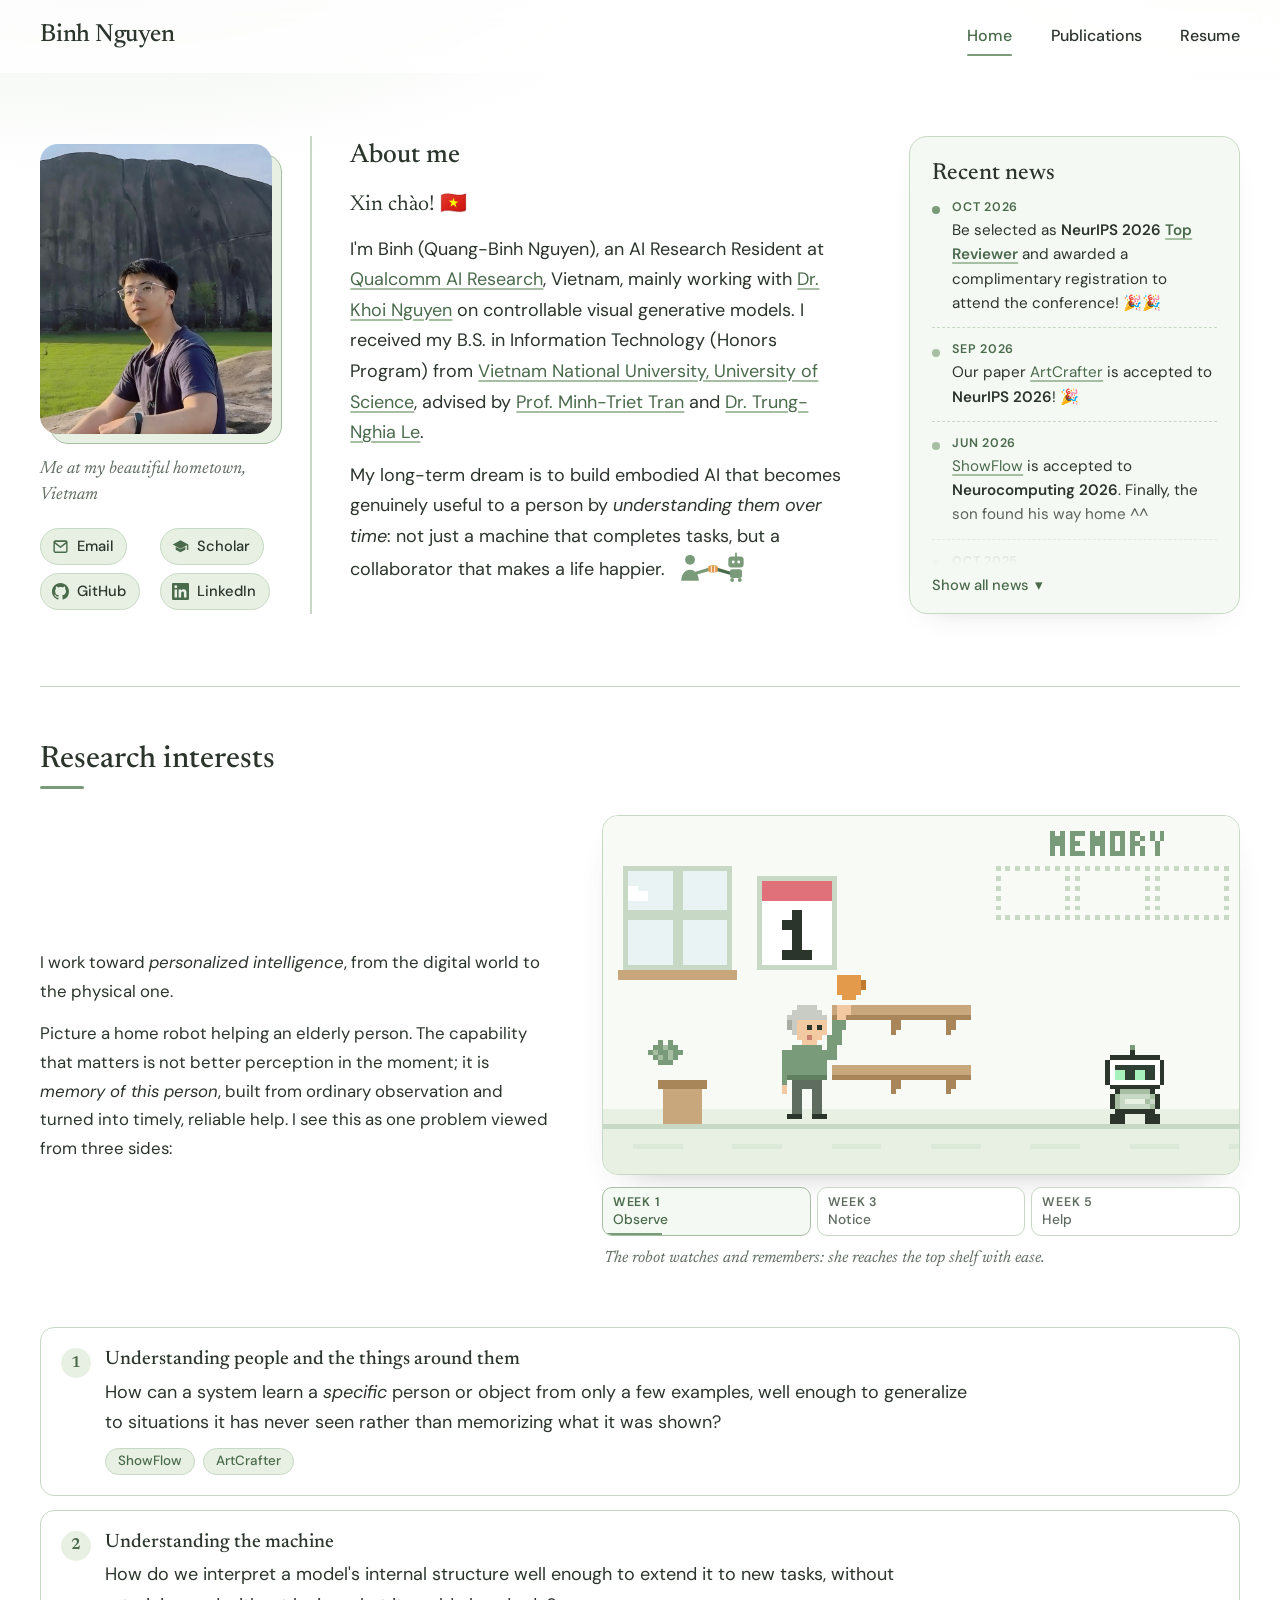
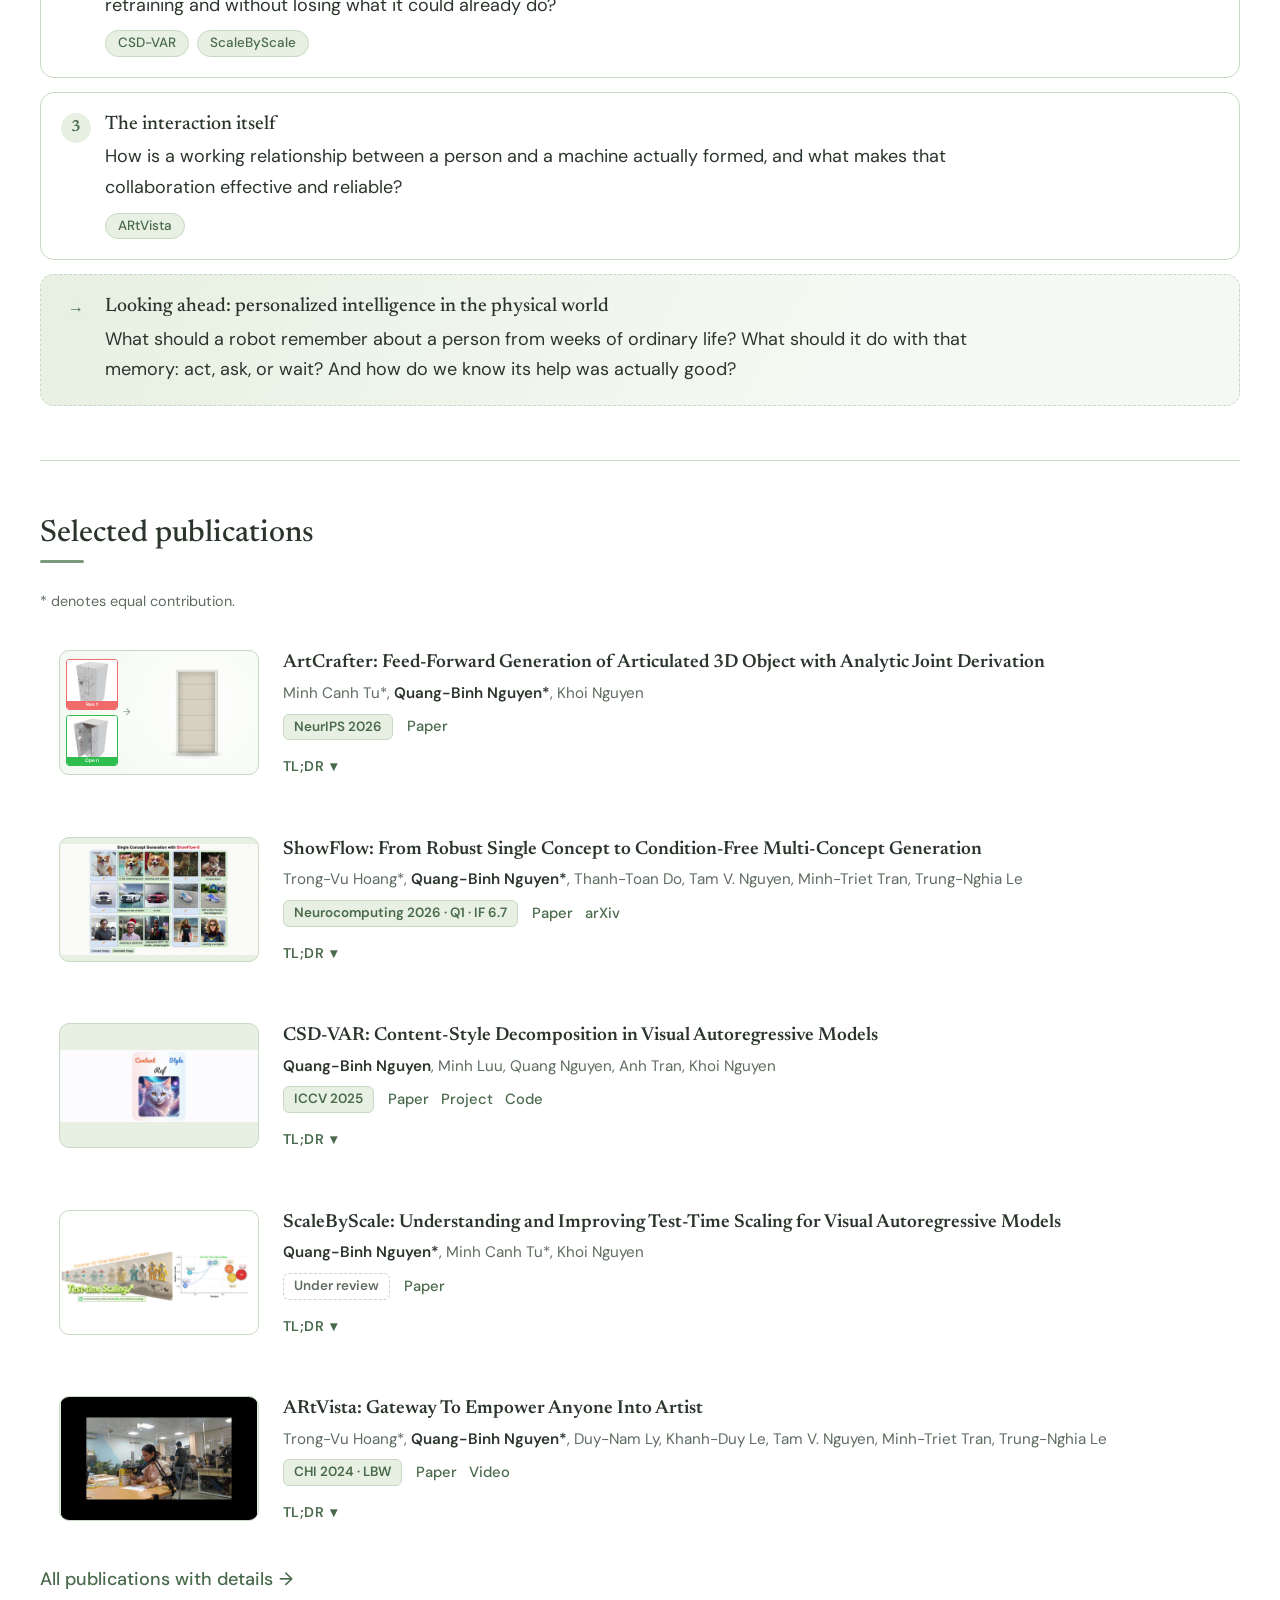
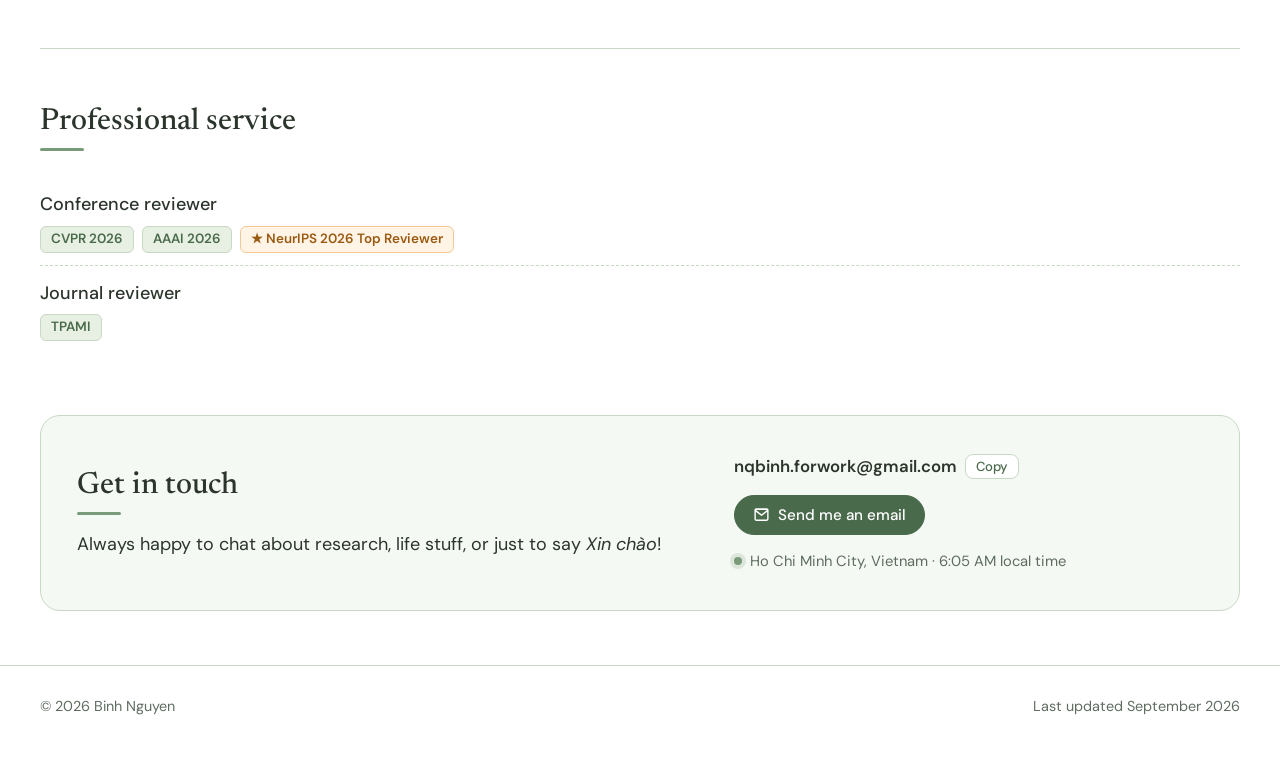
<file: index.html>
<!doctype html>
<html lang="en">
<head>
  <meta charset="UTF-8">
  <meta name="viewport" content="width=device-width, initial-scale=1">
  <script>document.documentElement.classList.add("js");</script>

  <!-- Google tag (gtag.js) -->
  <script async src="https://www.googletagmanager.com/gtag/js?id=G-DWE0Q09M8Z"></script>
  <script>
    window.dataLayer = window.dataLayer || [];
    function gtag(){dataLayer.push(arguments);}
    gtag('js', new Date());
    gtag('config', 'G-DWE0Q09M8Z');
  </script>

  <title>Binh Nguyen (Quang-Binh Nguyen)</title>
  <meta name="description" content="Quang-Binh (Binh) Nguyen, AI Research Resident at Qualcomm AI Research, Vietnam. Working toward personalized intelligence: generative models that capture a specific person or object, and embodied AI that understands people over time.">
  <meta name="keywords" content="Quang-Binh Nguyen, Binh Nguyen, Nguyen Quang-Binh, CSD-VAR, ShowFlow, ArtCrafter, ScaleByScale, ARtVista, personalization, controllable generation, visual autoregressive models, diffusion models, test-time scaling, embodied AI, Qualcomm AI Research">
  <meta name="author" content="Quang-Binh Nguyen">
  <meta name="robots" content="index, follow">
  <link rel="canonical" href="https://nqbinhcs.github.io/">

  <meta property="og:title" content="Binh Nguyen (Quang-Binh Nguyen)">
  <meta property="og:description" content="AI Research Resident at Qualcomm AI Research. Personalized intelligence, from the digital world to the physical one.">
  <meta property="og:type" content="website">
  <meta property="og:url" content="https://nqbinhcs.github.io/">
  <meta property="og:image" content="https://nqbinhcs.github.io/assets/img/profile.jpg">
  <meta property="og:site_name" content="Binh Nguyen">
  <meta name="twitter:card" content="summary">
  <meta name="twitter:title" content="Binh Nguyen (Quang-Binh Nguyen)">
  <meta name="twitter:image" content="https://nqbinhcs.github.io/assets/img/profile.jpg">

  <script type="application/ld+json">
  {
    "@context": "https://schema.org",
    "@type": "Person",
    "name": "Quang-Binh Nguyen",
    "alternateName": "Binh Nguyen",
    "jobTitle": "AI Research Resident",
    "worksFor": { "@type": "Organization", "name": "Qualcomm AI Research" },
    "url": "https://nqbinhcs.github.io/",
    "image": "https://nqbinhcs.github.io/assets/img/profile.jpg",
    "sameAs": [
      "https://scholar.google.com/citations?user=bqkBNM8AAAAJ",
      "https://www.linkedin.com/in/nqbinh/",
      "https://github.com/nqbinhcs"
    ],
    "alumniOf": { "@type": "CollegeOrUniversity", "name": "University of Science, VNU-HCM" },
    "knowsAbout": ["Generative Models", "Image Personalization", "Controllable Generation", "Visual Autoregressive Models", "Diffusion Models", "Test-Time Scaling", "Embodied AI"]
  }
  </script>

  <link rel="icon" href="assets/img/favicon.svg" type="image/svg+xml">
  <link rel="preconnect" href="https://fonts.googleapis.com">
  <link rel="preconnect" href="https://fonts.gstatic.com" crossorigin>
  <link href="https://fonts.googleapis.com/css2?family=DM+Sans:ital,opsz,wght@0,9..40,400;0,9..40,500;0,9..40,600;1,9..40,400&family=Newsreader:ital,opsz,wght@0,6..72,400;0,6..72,500;0,6..72,600;1,6..72,400&display=swap" rel="stylesheet">
  <link rel="stylesheet" href="assets/css/style.css">
</head>

<body>
  <header class="topbar">
    <div class="wrap">
      <a class="brand" href="index.html">Binh Nguyen</a>
      <nav class="nav" aria-label="Main">
        <a href="index.html" aria-current="page">Home</a>
        <a href="publications.html">Publications</a>
        <a href="resume.html">Resume</a>
      </nav>
    </div>
  </header>

  <main class="wrap">
    <!-- ===== Hero: photo | about | news ===== -->
    <section class="hero" aria-label="Introduction">
      <div class="hero-photo reveal">
        <div class="photo-frame">
          <img src="assets/img/profile.jpg" alt="Binh Nguyen sitting on a rock in front of a granite mountain and green rice fields" width="720" height="900">
        </div>
        <p class="photo-quote">Me at my beautiful hometown, Vietnam</p>
        <ul class="socials" aria-label="Contact and profiles">
          <li><a href="#contact" class="js-email">
            <svg viewBox="0 0 24 24" aria-hidden="true"><path d="M2 5.5A2.5 2.5 0 0 1 4.5 3h15A2.5 2.5 0 0 1 22 5.5v13a2.5 2.5 0 0 1-2.5 2.5h-15A2.5 2.5 0 0 1 2 18.5v-13Zm2.3.2 7.7 6.1 7.7-6.1a.5.5 0 0 0-.2-.2H4.5a.5.5 0 0 0-.2.2ZM20 8.1l-7.4 5.8a1 1 0 0 1-1.2 0L4 8.1v10.4c0 .3.2.5.5.5h15c.3 0 .5-.2.5-.5V8.1Z"/></svg>Email</a></li>
          <li><a href="https://scholar.google.com/citations?user=bqkBNM8AAAAJ&amp;hl=en" target="_blank" rel="noopener">
            <svg viewBox="0 0 24 24" aria-hidden="true"><path d="M12 3 1 9l11 6 9-4.9V17h2V9L12 3Zm-6.8 9.2v4.3L12 20l6.8-3.5v-4.3L12 15.9l-6.8-3.7Z"/></svg>Scholar</a></li>
          <li><a href="https://github.com/nqbinhcs" target="_blank" rel="noopener">
            <svg viewBox="0 0 16 16" aria-hidden="true"><path d="M8 0C3.58 0 0 3.58 0 8c0 3.54 2.29 6.53 5.47 7.59.4.07.55-.17.55-.38 0-.19-.01-.82-.01-1.49-2.01.37-2.53-.49-2.69-.94-.09-.23-.48-.94-.82-1.13-.28-.15-.68-.52-.01-.53.63-.01 1.08.58 1.23.82.72 1.21 1.87.87 2.33.66.07-.52.28-.87.51-1.07-1.78-.2-3.64-.89-3.64-3.95 0-.87.31-1.59.82-2.15-.08-.2-.36-1.02.08-2.12 0 0 .67-.21 2.2.82.64-.18 1.32-.27 2-.27.68 0 1.36.09 2 .27 1.53-1.04 2.2-.82 2.2-.82.44 1.1.16 1.92.08 2.12.51.56.82 1.27.82 2.15 0 3.07-1.87 3.75-3.65 3.95.29.25.54.73.54 1.48 0 1.07-.01 1.93-.01 2.2 0 .21.15.46.55.38A8.01 8.01 0 0 0 16 8c0-4.42-3.58-8-8-8Z"/></svg>GitHub</a></li>
          <li><a href="https://www.linkedin.com/in/nqbinh/" target="_blank" rel="noopener">
            <svg viewBox="0 0 24 24" aria-hidden="true"><path d="M20.45 20.45h-3.56v-5.57c0-1.33-.02-3.04-1.85-3.04-1.85 0-2.14 1.45-2.14 2.94v5.67H9.35V9h3.41v1.56h.05c.48-.9 1.64-1.85 3.37-1.85 3.6 0 4.27 2.37 4.27 5.46v6.28ZM5.34 7.43a2.06 2.06 0 1 1 0-4.13 2.06 2.06 0 0 1 0 4.13ZM7.12 20.45H3.56V9h3.56v11.45ZM22.22 0H1.77C.79 0 0 .77 0 1.73v20.54C0 23.23.79 24 1.77 24h20.45c.98 0 1.78-.77 1.78-1.73V1.73C24 .77 23.2 0 22.22 0Z"/></svg>LinkedIn</a></li>
        </ul>
      </div>

      <div class="hero-about reveal">
        <h1 class="eyebrow">About me</h1>
        <p class="hello">Xin chào! 🇻🇳</p>
        <p>
          I'm Binh (Quang-Binh Nguyen), an AI Research Resident at
          <a href="https://www.qualcomm.com/research/artificial-intelligence" target="_blank" rel="noopener">Qualcomm AI Research</a>, Vietnam,
          mainly working with <a href="https://www.khoinguyen.org/" target="_blank" rel="noopener">Dr. Khoi Nguyen</a> on controllable visual generative models.
          I received my B.S. in Information Technology (Honors Program) from
          <a href="https://hcmus.edu.vn/" target="_blank" rel="noopener">Vietnam National University, University of Science</a>, advised by
          <a href="https://scholar.google.com/citations?user=lt2ATkkAAAAJ" target="_blank" rel="noopener">Prof. Minh-Triet Tran</a> and
          <a href="https://sites.google.com/view/ltnghia" target="_blank" rel="noopener">Dr. Trung-Nghia Le</a>.
        </p>
        <p>
          My long-term dream is to build embodied AI that becomes genuinely useful to a person by
          <em>understanding them over time</em>: not just a machine that completes tasks, but a collaborator that makes a life happier.
          <span class="dream-icon" title="A person and a robot, working together" aria-hidden="true"><svg viewBox="0 0 64 28"><circle cx="11" cy="7" r="4.5"/><path d="M3 26c0-6 3.6-10 8-10s8 4 8 10z"/><g class="shake"><path class="arm" d="M17 19 L29 15.5"/><path class="arm robot-arm" d="M47 19 L35 15.5"/><rect class="clasp" x="27.5" y="12" width="9" height="6.5" rx="3"/><path class="finger" d="M30.5 12.8v5M33.5 12.8v5"/></g><rect x="46" y="4" width="14" height="10" rx="3"/><circle class="eye" cx="50.5" cy="9" r="1.3"/><circle class="eye" cx="55.5" cy="9" r="1.3"/><path d="M53 1v3"/><rect x="47.5" y="15.5" width="11" height="8" rx="2"/><circle cx="49.5" cy="25.5" r="1.8"/><circle cx="56.5" cy="25.5" r="1.8"/></svg></span>
        </p>

      </div>

      <aside class="hero-news reveal" aria-labelledby="news-title">
        <h2 class="eyebrow" id="news-title">Recent news</h2>
        <div class="news-scroll" id="news-scroll" tabindex="0" aria-label="News list">
          <ul class="news-list" id="news-list"></ul>
        </div>
        <button class="news-toggle" id="news-toggle" type="button" aria-expanded="false" aria-controls="news-scroll">
          <span class="label">Show all news</span><span class="chev" aria-hidden="true">▾</span>
        </button>
      </aside>
    </section>

    <!-- ===== Research interests ===== -->
    <section class="section" id="research" aria-labelledby="research-title">
      <h2 class="section-title reveal" id="research-title">Research interests</h2>
      <div class="research-intro">
        <div class="reveal">
          <p class="section-lead">
            I work toward <em>personalized intelligence</em>, from the digital world to the physical one.
          </p>
          <p class="section-lead">
            Picture a home robot helping an elderly person. The capability that matters is not better perception in the
            moment; it is <em>memory of this person</em>, built from ordinary observation and turned into timely, reliable help.
            I see this as one problem viewed from three sides:
          </p>
        </div>
        <figure class="story reveal" id="story" aria-label="Animated illustration: a robot learns about a person over five weeks and helps before she struggles">
          <div class="story-stage">
            <canvas id="story-canvas" width="128" height="72" role="img"
              aria-label="Pixel-art kitchen. Week 1: a woman reaches the top shelf easily while a small robot watches. Week 3: she struggles to reach it and the robot notices. Week 5: the robot moves her cup to a lower shelf and she reaches it with ease."></canvas>
            <button class="story-play" id="story-play" type="button" aria-label="Pause animation">
              <svg viewBox="0 0 16 16" aria-hidden="true"><path d="M4 2h3v12H4zM9 2h3v12H9z"/></svg>
            </button>
          </div>
          <div class="story-steps" id="story-steps">
            <button type="button" data-phase="0">Week 1<span>Observe</span></button>
            <button type="button" data-phase="1">Week 3<span>Notice</span></button>
            <button type="button" data-phase="2">Week 5<span>Help</span></button>
          </div>
          <figcaption class="story-caption" id="story-caption">The robot watches and remembers: she reaches the top shelf with ease.</figcaption>
        </figure>
      </div>
      <ol class="interests">
        <li class="interest reveal">
          <span class="num" aria-hidden="true">1</span>
          <h3>Understanding people and the things around them</h3>
          <p>How can a system learn a <em>specific</em> person or object from only a few examples, well enough to
            generalize to situations it has never seen rather than memorizing what it was shown?</p>
          <div class="chips"><a class="chip" href="#pub-showflow">ShowFlow</a><a class="chip" href="#pub-artcrafter">ArtCrafter</a></div>
        </li>
        <li class="interest reveal">
          <span class="num" aria-hidden="true">2</span>
          <h3>Understanding the machine</h3>
          <p>How do we interpret a model's internal structure well enough to extend it to new tasks, without retraining
            and without losing what it could already do?</p>
          <div class="chips"><a class="chip" href="#pub-csd-var">CSD-VAR</a><a class="chip" href="#pub-scalebyscale">ScaleByScale</a></div>
        </li>
        <li class="interest reveal">
          <span class="num" aria-hidden="true">3</span>
          <h3>The interaction itself</h3>
          <p>How is a working relationship between a person and a machine actually formed, and what makes that
            collaboration effective and reliable?</p>
          <div class="chips"><a class="chip" href="#pub-artvista">ARtVista</a></div>
        </li>
        <li class="interest future reveal">
          <span class="num" aria-hidden="true">→</span>
          <h3>Looking ahead: personalized intelligence in the physical world</h3>
          <p>What should a robot remember about a person from weeks of ordinary life? What should it do with that
            memory: act, ask, or wait? And how do we know its help was actually good?</p>
        </li>
      </ol>
    </section>

    <!-- ===== Publications ===== -->
    <section class="section" id="publications" aria-labelledby="pubs-title">
      <h2 class="section-title reveal" id="pubs-title">Selected publications</h2>
      <p class="note reveal">* denotes equal contribution.</p>
      <div class="pubs" id="pubs" data-mode="compact"></div>
      <a class="more-link" href="publications.html">All publications with details <span aria-hidden="true">→</span></a>
    </section>

    <!-- ===== Service + honors ===== -->
    <section class="section" aria-label="Professional service">
      <div class="reveal">
        <h2 class="section-title" id="service">Professional service</h2>
        <ul class="plain-list">
          <li>
            <span class="what">Conference reviewer
              <span class="venue-row"><span class="venue">CVPR 2026</span><span class="venue">AAAI 2026</span><a class="venue top" href="https://drive.google.com/file/d/11Fdle1Ulq27GxYZ0LKDuiGN_7CxnMfRV/view?usp=sharing" target="_blank" rel="noopener">★ NeurIPS 2026 Top Reviewer</a></span>
            </span>
          </li>
          <li>
            <span class="what">Journal reviewer
              <span class="venue-row"><span class="venue">TPAMI</span></span>
            </span>
          </li>
        </ul>
      </div>
    </section>

    <!-- ===== Get in touch ===== -->
    <section class="section" id="contact" aria-labelledby="contact-title" style="border-top:none; padding-top:8px">
      <div class="contact reveal">
        <div>
          <h2 class="section-title" id="contact-title">Get in touch</h2>
          <p>Always happy to chat about research, life stuff, or just to say <em>Xin chào</em>!</p>
        </div>
        <div class="contact-actions">
          <div class="email-line">
            <span id="email-text" class="email-out" data-u="krowrof.hnibqn" data-d="moc.liamg"><noscript>nqbinh.forwork [at] gmail [dot] com</noscript></span>
            <button class="copy-btn" id="copy-email" type="button">Copy</button>
          </div>
          <a class="btn js-email" href="#contact">
            <svg viewBox="0 0 24 24" aria-hidden="true"><path d="M2 5.5A2.5 2.5 0 0 1 4.5 3h15A2.5 2.5 0 0 1 22 5.5v13a2.5 2.5 0 0 1-2.5 2.5h-15A2.5 2.5 0 0 1 2 18.5v-13Zm2.3.2 7.7 6.1 7.7-6.1a.5.5 0 0 0-.2-.2H4.5a.5.5 0 0 0-.2.2ZM20 8.1l-7.4 5.8a1 1 0 0 1-1.2 0L4 8.1v10.4c0 .3.2.5.5.5h15c.3 0 .5-.2.5-.5V8.1Z"/></svg>
            Send me an email</a>
          <div class="contact-meta"><span class="dot" aria-hidden="true"></span><span>Ho Chi Minh City, Vietnam<span id="local-time"></span></span></div>
        </div>
      </div>
    </section>
  </main>

  <footer class="footer">
    <div class="wrap">
      <span>© <span id="year">2026</span> Binh Nguyen</span>
      <span>Last updated September 2026</span>
    </div>
  </footer>

  <script src="assets/js/data.js"></script>
  <script src="assets/js/main.js"></script>
  <script src="assets/js/story.js"></script>
</body>
</html>
</file>
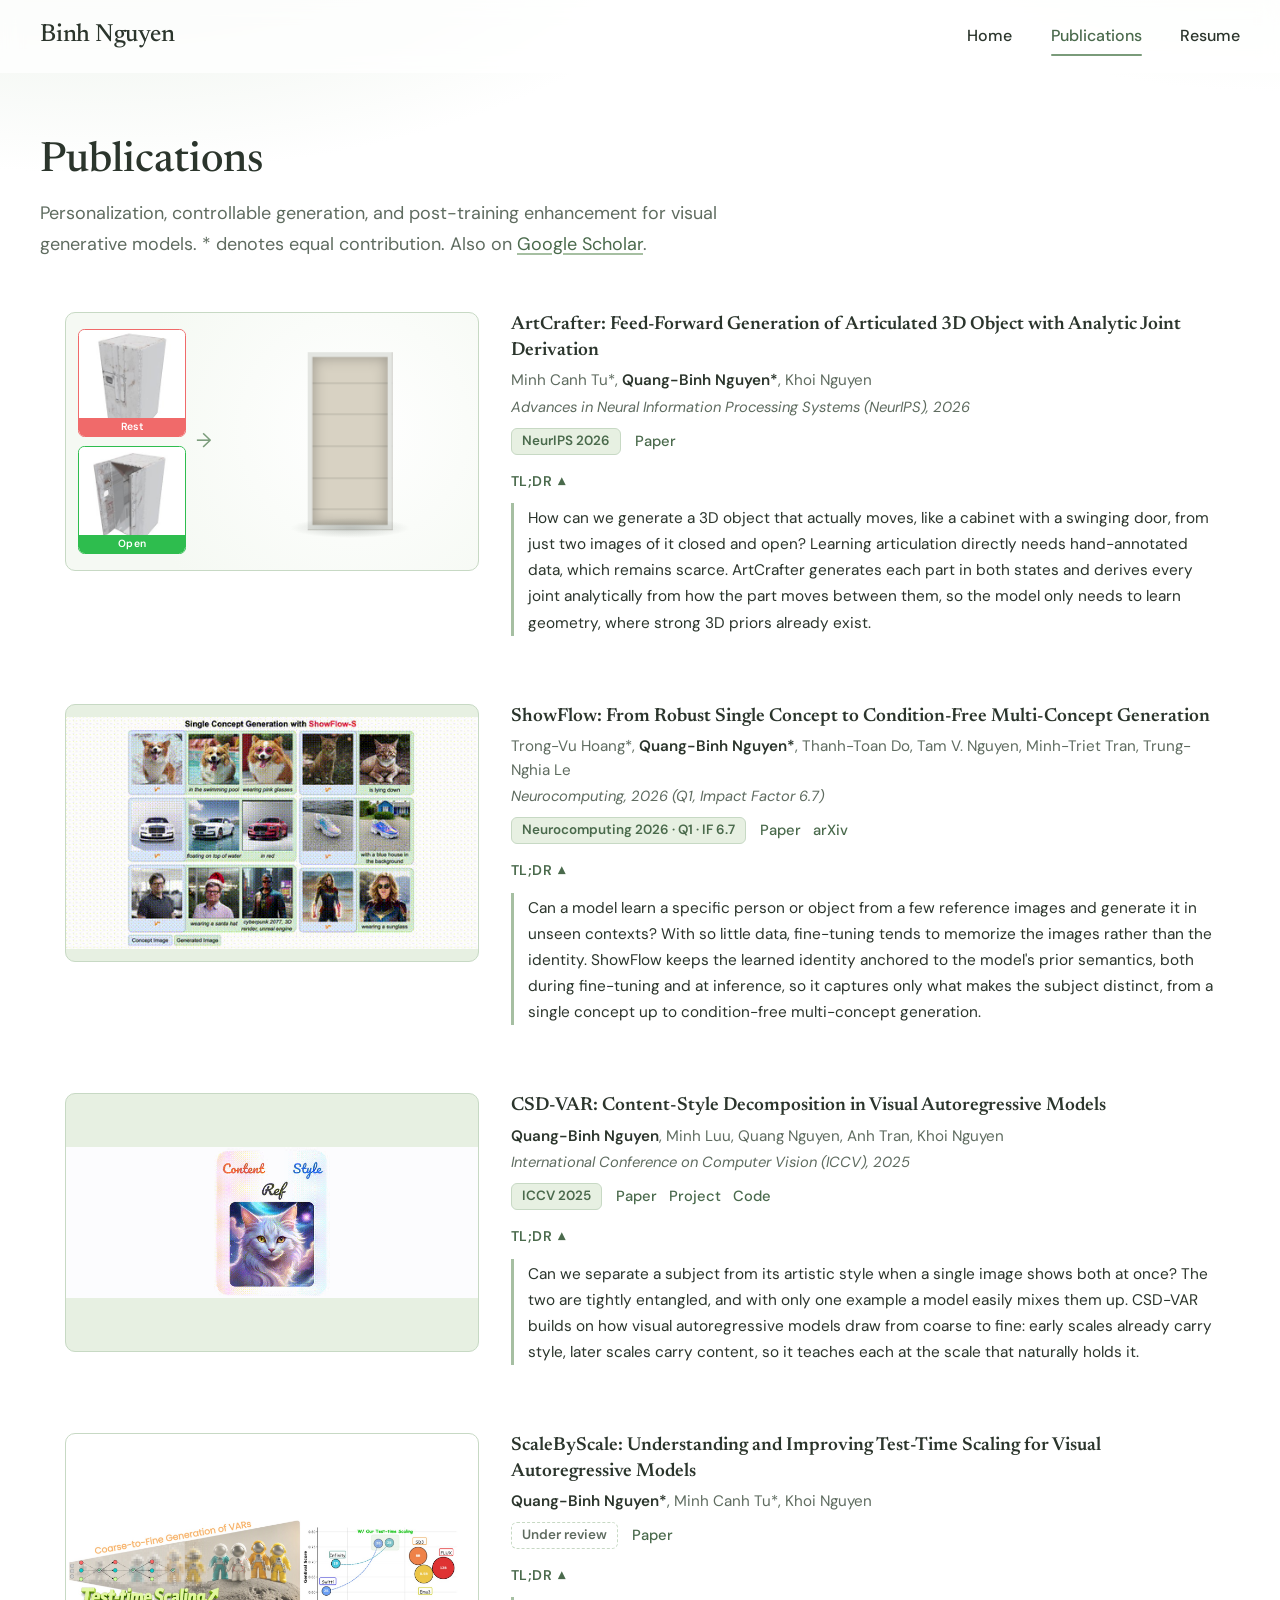
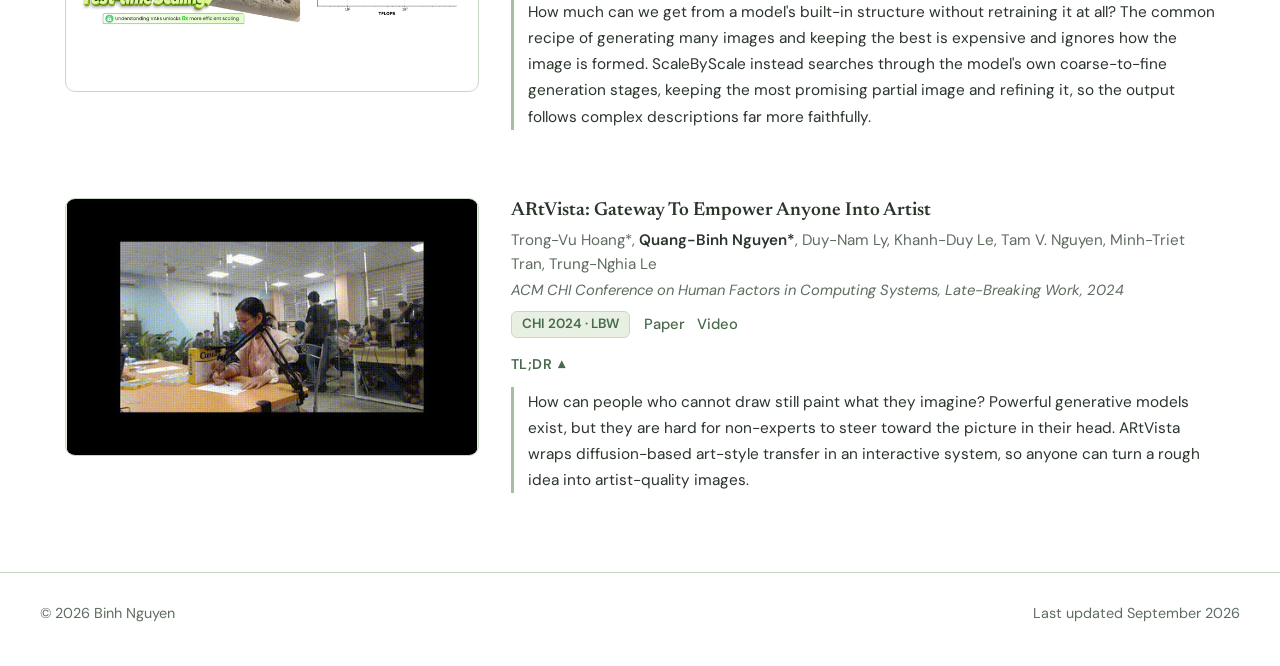
<file: publications.html>
<!doctype html>
<html lang="en">
<head>
  <meta charset="UTF-8">
  <meta name="viewport" content="width=device-width, initial-scale=1">
  <script>document.documentElement.classList.add("js");</script>

  <!-- Google tag (gtag.js) -->
  <script async src="https://www.googletagmanager.com/gtag/js?id=G-DWE0Q09M8Z"></script>
  <script>
    window.dataLayer = window.dataLayer || [];
    function gtag(){dataLayer.push(arguments);}
    gtag('js', new Date());
    gtag('config', 'G-DWE0Q09M8Z');
  </script>

  <title>Publications · Binh Nguyen</title>
  <meta name="description" content="Publications by Quang-Binh (Binh) Nguyen: ArtCrafter (NeurIPS 2026), ShowFlow (Neurocomputing 2026), CSD-VAR (ICCV 2025), ScaleByScale, and ARtVista (CHI 2024).">
  <meta name="author" content="Quang-Binh Nguyen">
  <link rel="canonical" href="https://nqbinhcs.github.io/publications.html">

  <link rel="icon" href="assets/img/favicon.svg" type="image/svg+xml">
  <link rel="preconnect" href="https://fonts.googleapis.com">
  <link rel="preconnect" href="https://fonts.gstatic.com" crossorigin>
  <link href="https://fonts.googleapis.com/css2?family=DM+Sans:ital,opsz,wght@0,9..40,400;0,9..40,500;0,9..40,600;1,9..40,400&family=Newsreader:ital,opsz,wght@0,6..72,400;0,6..72,500;0,6..72,600;1,6..72,400&display=swap" rel="stylesheet">
  <link rel="stylesheet" href="assets/css/style.css">
</head>

<body>
  <header class="topbar">
    <div class="wrap">
      <a class="brand" href="index.html">Binh Nguyen</a>
      <nav class="nav" aria-label="Main">
        <a href="index.html">Home</a>
        <a href="publications.html" aria-current="page">Publications</a>
        <a href="resume.html">Resume</a>
      </nav>
    </div>
  </header>

  <main class="wrap">
    <header class="page-head reveal">
      <h1>Publications</h1>
      <p>
        Personalization, controllable generation, and post-training enhancement for visual generative models.
        * denotes equal contribution. Also on
        <a href="https://scholar.google.com/citations?user=bqkBNM8AAAAJ&amp;hl=en" target="_blank" rel="noopener">Google Scholar</a>.
      </p>
    </header>

    <section class="section" style="border-top:none; padding-top:16px" aria-label="Publication list">
      <div class="pubs" id="pubs" data-mode="full"></div>
    </section>
  </main>

  <footer class="footer">
    <div class="wrap">
      <span>© <span id="year">2026</span> Binh Nguyen</span>
      <span>Last updated September 2026</span>
    </div>
  </footer>

  <script src="assets/js/data.js"></script>
  <script src="assets/js/main.js"></script>
</body>
</html>
</file>
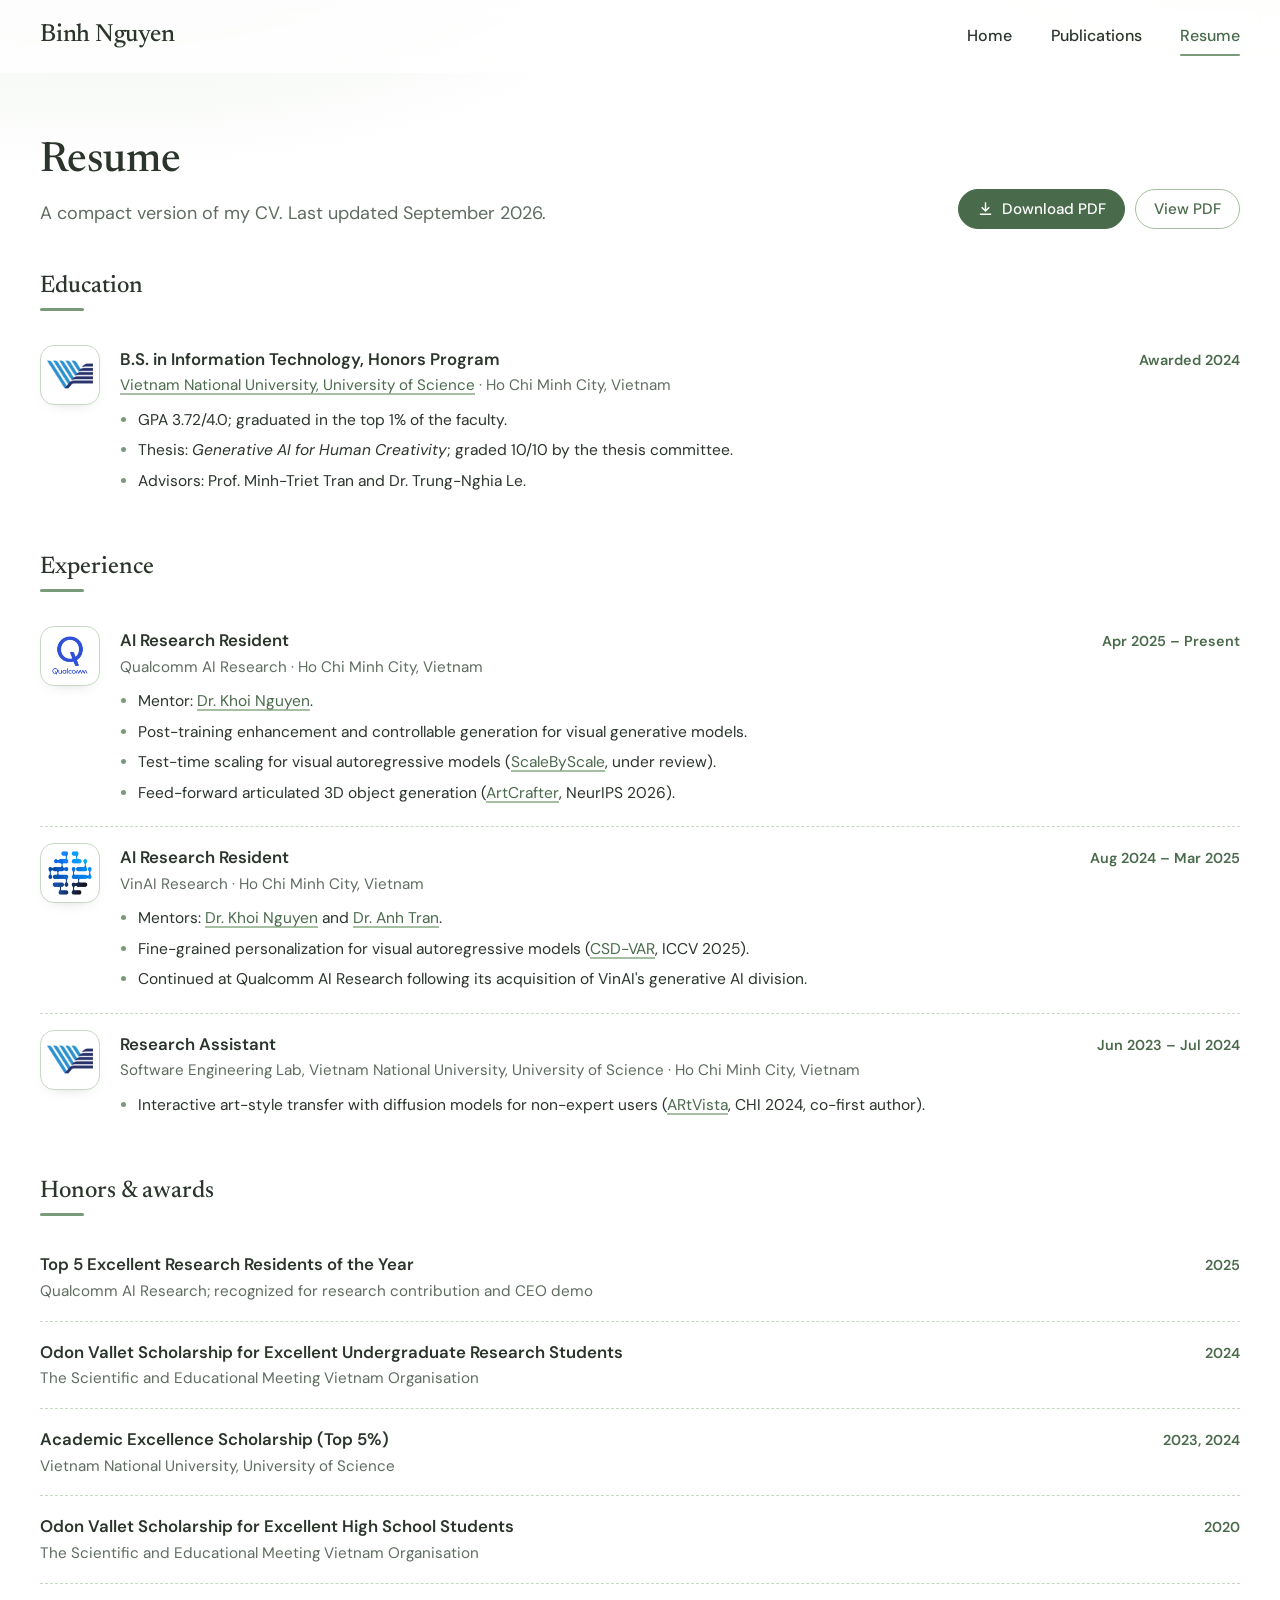
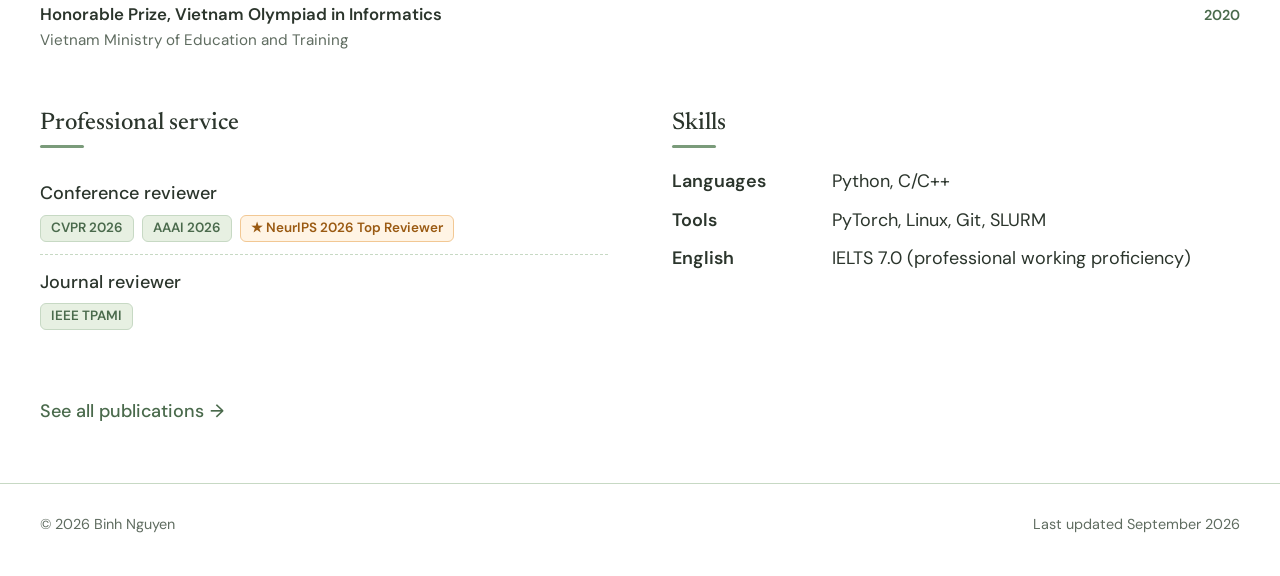
<file: resume.html>
<!doctype html>
<html lang="en">
<head>
  <meta charset="UTF-8">
  <meta name="viewport" content="width=device-width, initial-scale=1">
  <script>document.documentElement.classList.add("js");</script>

  <!-- Google tag (gtag.js) -->
  <script async src="https://www.googletagmanager.com/gtag/js?id=G-DWE0Q09M8Z"></script>
  <script>
    window.dataLayer = window.dataLayer || [];
    function gtag(){dataLayer.push(arguments);}
    gtag('js', new Date());
    gtag('config', 'G-DWE0Q09M8Z');
  </script>

  <title>Resume · Binh Nguyen</title>
  <meta name="description" content="Resume of Quang-Binh (Binh) Nguyen: AI Research Resident at Qualcomm AI Research; B.S. in Information Technology (Honors Program), Vietnam National University, University of Science.">
  <meta name="author" content="Quang-Binh Nguyen">
  <link rel="canonical" href="https://nqbinhcs.github.io/resume.html">

  <link rel="icon" href="assets/img/favicon.svg" type="image/svg+xml">
  <link rel="preconnect" href="https://fonts.googleapis.com">
  <link rel="preconnect" href="https://fonts.gstatic.com" crossorigin>
  <link href="https://fonts.googleapis.com/css2?family=DM+Sans:ital,opsz,wght@0,9..40,400;0,9..40,500;0,9..40,600;1,9..40,400&family=Newsreader:ital,opsz,wght@0,6..72,400;0,6..72,500;0,6..72,600;1,6..72,400&display=swap" rel="stylesheet">
  <link rel="stylesheet" href="assets/css/style.css">
</head>

<body>
  <header class="topbar">
    <div class="wrap">
      <a class="brand" href="index.html">Binh Nguyen</a>
      <nav class="nav" aria-label="Main">
        <a href="index.html">Home</a>
        <a href="publications.html">Publications</a>
        <a href="resume.html" aria-current="page">Resume</a>
      </nav>
    </div>
  </header>

  <main class="wrap">
    <header class="page-head resume-head reveal">
      <div>
        <h1>Resume</h1>
        <p>A compact version of my CV. Last updated September 2026.</p>
      </div>
      <div class="actions">
        <a class="btn" href="Binh_Nguyen_Resume.pdf" download>
          <svg viewBox="0 0 24 24" aria-hidden="true"><path d="M11 3h2v10.2l3.6-3.6 1.4 1.4-6 6-6-6 1.4-1.4 3.6 3.6V3ZM4 19h16v2H4v-2Z"/></svg>
          Download PDF</a>
        <a class="btn ghost" href="Binh_Nguyen_Resume.pdf" target="_blank" rel="noopener">View PDF</a>
      </div>
    </header>

    <!-- Education -->
    <section class="cv-section reveal" aria-labelledby="edu">
      <h2 class="section-title" id="edu">Education</h2>
      <div class="cv-entry">
        <div class="logo"><img src="assets/img/logos/vnuhcm.png" alt="Vietnam National University Ho Chi Minh City logo"></div>
        <div>
          <div class="cv-top">
            <span class="cv-title">B.S. in Information Technology, Honors Program</span>
            <span class="cv-when">Awarded 2024</span>
          </div>
          <p class="cv-sub"><a href="https://hcmus.edu.vn/" target="_blank" rel="noopener">Vietnam National University, University of Science</a> · Ho Chi Minh City, Vietnam</p>
          <ul>
            <li>GPA 3.72/4.0; graduated in the top 1% of the faculty.</li>
            <li>Thesis: <em>Generative AI for Human Creativity</em>; graded 10/10 by the thesis committee.</li>
            <li>Advisors: Prof. Minh-Triet Tran and Dr. Trung-Nghia Le.</li>
          </ul>
        </div>
      </div>
    </section>

    <!-- Experience -->
    <section class="cv-section reveal" aria-labelledby="exp">
      <h2 class="section-title" id="exp">Experience</h2>
      <div class="cv-entry">
        <div class="logo"><img src="assets/img/logos/qualcomm.png" alt="Qualcomm logo"></div>
        <div>
          <div class="cv-top">
            <span class="cv-title">AI Research Resident</span>
            <span class="cv-when">Apr 2025 – Present</span>
          </div>
          <p class="cv-sub">Qualcomm AI Research · Ho Chi Minh City, Vietnam</p>
          <ul>
            <li>Mentor: <a href="https://www.khoinguyen.org/" target="_blank" rel="noopener">Dr. Khoi Nguyen</a>.</li>
            <li>Post-training enhancement and controllable generation for visual generative models.</li>
            <li>Test-time scaling for visual autoregressive models (<a href="publications.html#scalebyscale">ScaleByScale</a>, under review).</li>
            <li>Feed-forward articulated 3D object generation (<a href="publications.html#artcrafter">ArtCrafter</a>, NeurIPS 2026).</li>
          </ul>
        </div>
      </div>
      <div class="cv-entry">
        <div class="logo"><img src="assets/img/logos/vinai.png" alt="VinAI logo"></div>
        <div>
          <div class="cv-top">
            <span class="cv-title">AI Research Resident</span>
            <span class="cv-when">Aug 2024 – Mar 2025</span>
          </div>
          <p class="cv-sub">VinAI Research · Ho Chi Minh City, Vietnam</p>
          <ul>
            <li>Mentors: <a href="https://www.khoinguyen.org/" target="_blank" rel="noopener">Dr. Khoi Nguyen</a> and <a href="https://scholar.google.com/citations?user=FYZ5ODQAAAAJ&amp;hl=en" target="_blank" rel="noopener">Dr. Anh Tran</a>.</li>
            <li>Fine-grained personalization for visual autoregressive models (<a href="publications.html#csd-var">CSD-VAR</a>, ICCV 2025).</li>
            <li>Continued at Qualcomm AI Research following its acquisition of VinAI's generative AI division.</li>
          </ul>
        </div>
      </div>
      <div class="cv-entry">
        <div class="logo"><img src="assets/img/logos/vnuhcm.png" alt="Vietnam National University Ho Chi Minh City logo"></div>
        <div>
          <div class="cv-top">
            <span class="cv-title">Research Assistant</span>
            <span class="cv-when">Jun 2023 – Jul 2024</span>
          </div>
          <p class="cv-sub">Software Engineering Lab, Vietnam National University, University of Science · Ho Chi Minh City, Vietnam</p>
          <ul>
            <li>Interactive art-style transfer with diffusion models for non-expert users (<a href="publications.html#artvista">ARtVista</a>, CHI 2024, co-first author).</li>
          </ul>
        </div>
      </div>
    </section>

    <!-- Honors -->
    <section class="cv-section reveal" aria-labelledby="awards">
      <h2 class="section-title" id="awards">Honors &amp; awards</h2>
      <div class="cv-entry plain">
        <div>
          <div class="cv-top"><span class="cv-title">Top 5 Excellent Research Residents of the Year</span><span class="cv-when">2025</span></div>
          <p class="cv-sub">Qualcomm AI Research; recognized for research contribution and CEO demo</p>
        </div>
      </div>
      <div class="cv-entry plain">
        <div>
          <div class="cv-top"><span class="cv-title">Odon Vallet Scholarship for Excellent Undergraduate Research Students</span><span class="cv-when">2024</span></div>
          <p class="cv-sub">The Scientific and Educational Meeting Vietnam Organisation</p>
        </div>
      </div>
      <div class="cv-entry plain">
        <div>
          <div class="cv-top"><span class="cv-title">Academic Excellence Scholarship (Top 5%)</span><span class="cv-when">2023, 2024</span></div>
          <p class="cv-sub">Vietnam National University, University of Science</p>
        </div>
      </div>
      <div class="cv-entry plain">
        <div>
          <div class="cv-top"><span class="cv-title">Odon Vallet Scholarship for Excellent High School Students</span><span class="cv-when">2020</span></div>
          <p class="cv-sub">The Scientific and Educational Meeting Vietnam Organisation</p>
        </div>
      </div>
      <div class="cv-entry plain">
        <div>
          <div class="cv-top"><span class="cv-title">Honorable Prize, Vietnam Olympiad in Informatics</span><span class="cv-when">2020</span></div>
          <p class="cv-sub">Vietnam Ministry of Education and Training</p>
        </div>
      </div>
    </section>

    <!-- Service + skills -->
    <section class="cv-section two-col reveal" aria-label="Service and skills">
      <div>
        <h2 class="section-title" id="service">Professional service</h2>
        <ul class="plain-list">
          <li><span class="what">Conference reviewer
            <span class="venue-row"><span class="venue">CVPR 2026</span><span class="venue">AAAI 2026</span><a class="venue top" href="https://drive.google.com/file/d/11Fdle1Ulq27GxYZ0LKDuiGN_7CxnMfRV/view?usp=sharing" target="_blank" rel="noopener">★ NeurIPS 2026 Top Reviewer</a></span></span></li>
          <li><span class="what">Journal reviewer
            <span class="venue-row"><span class="venue">IEEE TPAMI</span></span></span></li>
        </ul>
      </div>
      <div>
        <h2 class="section-title" id="skills">Skills</h2>
        <dl class="skills">
          <dt>Languages</dt><dd>Python, C/C++</dd>
          <dt>Tools</dt><dd>PyTorch, Linux, Git, SLURM</dd>
          <dt>English</dt><dd>IELTS 7.0 (professional working proficiency)</dd>
        </dl>
      </div>
    </section>

    <p class="reveal" style="margin: 28px 0 56px">
      <a class="more-link" href="publications.html">See all publications <span aria-hidden="true">→</span></a>
    </p>
  </main>

  <footer class="footer">
    <div class="wrap">
      <span>© <span id="year">2026</span> Binh Nguyen</span>
      <span>Last updated September 2026</span>
    </div>
  </footer>

  <script src="assets/js/main.js"></script>
</body>
</html>
</file>
<file: assets/css/style.css>
/* ==========================================================================
   Binh Nguyen — academic homepage
   Palette: #E7F0E2 #C7D9C4 #A6BFA2 #7A9B7A on white
   ========================================================================== */

:root {
  --bg: #FFFFFF;
  --tint: #F5F9F3;         /* barely-green wash for boxes */
  --surface: #E7F0E2;
  --line: #C7D9C4;
  --accent-soft: #A6BFA2;
  --accent: #7A9B7A;
  --accent-ink: #4A6A4C;   /* deeper green for text-size links (contrast >= 4.5:1) */
  --text: #2B352C;
  --muted: #5F6C60;
  --white: #FFFFFF;

  --serif: 'Newsreader', Georgia, 'Times New Roman', serif;
  --sans: 'DM Sans', -apple-system, BlinkMacSystemFont, 'Segoe UI', sans-serif;

  --radius: 14px;
  --shadow: 0 10px 30px -12px rgba(43, 53, 44, 0.22);
  --ease: cubic-bezier(.2, .7, .2, 1);
  --page: 1280px;
  --gutter: clamp(16px, 4vw, 40px);
}

*, *::before, *::after { box-sizing: border-box; }

html { scroll-behavior: smooth; scroll-padding-top: 88px; }

body {
  margin: 0;
  background:
    radial-gradient(900px 420px at 8% -120px, rgba(199, 217, 196, .45), transparent 70%),
    radial-gradient(700px 360px at 100% -160px, rgba(231, 240, 226, .8), transparent 70%),
    var(--bg);
  background-repeat: no-repeat;
  color: var(--text);
  font-family: var(--sans);
  font-size: 18px;
  line-height: 1.7;
  -webkit-font-smoothing: antialiased;
  text-rendering: optimizeLegibility;
}

img, video { max-width: 100%; display: block; }

a {
  color: var(--accent-ink);
  text-decoration: underline;
  text-decoration-color: var(--accent-soft);
  text-decoration-thickness: 1.5px;
  text-underline-offset: 3px;
  transition: color .2s, text-decoration-color .2s;
}
a:hover { color: var(--text); text-decoration-color: var(--accent); }

:focus-visible { outline: 2px solid var(--accent); outline-offset: 3px; border-radius: 4px; }

h1, h2, h3 { font-family: var(--serif); font-weight: 500; line-height: 1.25; margin: 0; color: var(--text); }

strong, b { font-weight: 600; }

::selection { background: var(--line); }

.wrap { max-width: var(--page); margin: 0 auto; padding: 0 var(--gutter); }

/* ---------- Top bar ---------- */
.topbar {
  position: sticky; top: 0; z-index: 50;
  background: rgba(255, 255, 255, 0.78);
  backdrop-filter: saturate(140%) blur(10px);
  -webkit-backdrop-filter: saturate(140%) blur(10px);
  border-bottom: 1px solid transparent;
  transition: border-color .3s, box-shadow .3s;
}
.topbar.scrolled { border-bottom-color: var(--line); box-shadow: 0 6px 20px -18px rgba(43,53,44,.5); }
.topbar .wrap { display: flex; align-items: center; justify-content: space-between; height: 72px; gap: 16px; }

.brand {
  font-family: var(--serif); font-size: 1.55rem; font-weight: 500;
  color: var(--text); text-decoration: none; letter-spacing: -0.01em; white-space: nowrap;
}
.brand:hover { color: var(--accent-ink); }

.nav { display: flex; gap: clamp(14px, 3vw, 40px); }
.nav a {
  position: relative; color: var(--text); text-decoration: none;
  font-size: 1rem; font-weight: 500; padding: 4px 0;
}
.nav a::after {
  content: ""; position: absolute; left: 0; right: 0; bottom: -2px; height: 2px;
  background: var(--accent); border-radius: 2px;
  transform: scaleX(0); transform-origin: left; transition: transform .35s var(--ease);
}
.nav a:hover::after, .nav a[aria-current="page"]::after { transform: scaleX(1); }
.nav a[aria-current="page"] { color: var(--accent-ink); }

/* ---------- Hero (three columns, as sketched) ---------- */
.hero {
  display: grid;
  grid-template-columns: 270px minmax(0, 1fr) 350px;
  align-items: stretch;
  margin: clamp(32px, 7vh, 72px) auto clamp(48px, 8vh, 88px);
}
.hero > * { padding: 4px clamp(24px, 3vw, 44px); }
.hero > :first-child { padding-left: 0; }
.hero > :last-child { padding-right: 0; }
.hero-about { border-left: 2px solid var(--line); }

.hero-photo { display: flex; flex-direction: column; justify-content: flex-start; gap: 16px; padding-top: 8px; }
.hero-photo .socials { display: grid; grid-template-columns: 1fr 1fr; margin-top: 4px; }
.hero-photo .socials a { justify-content: flex-start; }
.photo-frame {
  position: relative; border-radius: 18px;
  transition: transform .5s var(--ease);
}
.photo-frame::before {
  content: ""; position: absolute; inset: 0; border-radius: inherit;
  background: var(--surface); border: 1.5px solid var(--accent-soft);
  transform: translate(10px, 10px); transition: transform .5s var(--ease); z-index: 0;
}
.photo-frame img {
  position: relative; z-index: 1; width: 100%; aspect-ratio: 4 / 5; object-fit: cover;
  height: auto; object-position: 57% 55%; border-radius: inherit;
}
.photo-frame:hover { transform: translate(-3px, -3px); }
.photo-frame:hover::before { transform: translate(15px, 15px); }

.photo-quote {
  margin: 6px 0 0; font-family: var(--serif); font-style: italic;
  font-size: 1.1rem; line-height: 1.5; color: var(--muted);
}

.eyebrow {
  display: inline-block; font-family: var(--serif); font-size: 1.65rem; font-weight: 500;
  margin-bottom: 14px; position: relative;
}

.hero-about p { margin: 0 0 12px; max-width: 64ch; }
.hero-about .hello { font-family: var(--serif); font-size: 1.35rem; margin-bottom: 10px; }

.socials { display: flex; flex-wrap: wrap; gap: 8px; margin: 18px 0 0; padding: 0; list-style: none; }
.socials a {
  display: inline-flex; align-items: center; gap: 8px;
  padding: 5px 13px 5px 11px; border-radius: 999px;
  background: var(--surface); border: 1px solid var(--line);
  color: var(--text); text-decoration: none; font-size: .92rem; font-weight: 500;
  transition: background .25s, transform .25s var(--ease), border-color .25s;
}
.socials a:hover { background: var(--line); border-color: var(--accent-soft); transform: translateY(-2px); }
.socials svg { width: 17px; height: 17px; fill: var(--accent-ink); flex: none; }

/* News column — a soft box */
.hero > .hero-news {
  display: flex; flex-direction: column; min-height: 0;
  margin-left: clamp(8px, 1.5vw, 20px);
  padding: 22px 22px 14px;
  background: var(--tint); border: 1px solid var(--line); border-radius: 18px;
  box-shadow: 0 12px 30px -24px rgba(43,53,44,.35);
}
.hero-news .eyebrow { font-size: 1.45rem; margin-bottom: 10px; }
.news-scroll {
  /* height:0 + flex:1 → fills the column without making the hero taller */
  position: relative; flex: 1 1 auto; overflow-y: auto; height: 0; min-height: 220px;
  padding-right: 8px; margin-right: -8px;
  scrollbar-width: thin; scrollbar-color: var(--accent-soft) transparent;
  overscroll-behavior: contain;
  -webkit-mask-image: linear-gradient(to bottom, #000 82%, transparent);
          mask-image: linear-gradient(to bottom, #000 82%, transparent);
  transition: max-height .6s var(--ease);
}
.news-scroll.expanded { height: auto; -webkit-mask-image: none; mask-image: none; }
.news-list { list-style: none; margin: 0; padding: 0 0 24px; }
.news-list li {
  position: relative; padding: 0 0 12px 20px; font-size: .95rem; line-height: 1.6;
}
.news-list li + li { border-top: 1px dashed var(--line); padding-top: 12px; }
.news-list li + li::before { top: calc(12px + .55em); }
.news-list li::before {
  content: ""; position: absolute; left: 0; top: .55em; width: 8px; height: 8px;
  border-radius: 50%; background: var(--accent-soft); box-shadow: 0 0 0 3px var(--tint);
}
.news-list li:first-child::before { background: var(--accent); }
.news-date {
  display: block; font-size: .78rem; font-weight: 600; letter-spacing: .06em;
  color: var(--accent-ink); text-transform: uppercase;
}
.news-toggle {
  align-self: flex-start; margin-top: 6px;
  background: none; border: none; padding: 4px 0; cursor: pointer;
  font: 500 .92rem var(--sans); color: var(--accent-ink);
  display: inline-flex; align-items: center; gap: 6px;
}
.news-toggle:hover { color: var(--text); }
.news-toggle .chev { transition: transform .3s var(--ease); }
.news-toggle[aria-expanded="true"] .chev { transform: rotate(180deg); }

/* ---------- Sections ---------- */
.section { padding: clamp(36px, 6vh, 64px) 0; border-top: 1px solid var(--line); }
.section-title {
  font-size: clamp(1.6rem, 2.4vw, 1.9rem); margin-bottom: 26px; position: relative; padding-bottom: 10px;
}
.section-title::after {
  content: ""; position: absolute; left: 0; bottom: 0; width: 44px; height: 3px;
  background: var(--accent); border-radius: 3px;
}
.section-lead { max-width: 68ch; margin: 0 0 28px; color: var(--text); font-size: 1.05rem; }

/* Research interests */
.interests { list-style: none; padding: 0; margin: 0; display: grid; gap: 14px; }
.interest {
  position: relative; padding: 20px 24px 20px 64px;
  background: var(--white); border: 1px solid var(--line); border-radius: var(--radius);
  transition: transform .35s var(--ease), box-shadow .35s var(--ease), border-color .35s;
}
.interest:hover { transform: translateY(-2px); box-shadow: var(--shadow); border-color: var(--accent-soft); }
.interest .num {
  position: absolute; left: 20px; top: 20px; width: 30px; height: 30px; border-radius: 50%;
  display: grid; place-items: center; background: var(--surface); color: var(--accent-ink);
  font-family: var(--serif); font-size: 1rem; font-weight: 600;
}
.interest h3 { font-size: 1.22rem; margin-bottom: 4px; }
.interest p { margin: 0; max-width: 72ch; }
.interest.future { background: linear-gradient(120deg, var(--surface), var(--tint) 70%); border-style: dashed; }
.chips { display: flex; flex-wrap: wrap; gap: 8px; margin-top: 10px; }
.chip {
  display: inline-block; padding: 1px 12px; border-radius: 999px; font-size: .84rem; font-weight: 500;
  background: var(--surface); border: 1px solid var(--line); color: var(--accent-ink); text-decoration: none;
}
a.chip:hover { background: var(--line); color: var(--text); }

/* Publications */
.pubs { display: grid; gap: 18px; }
.pub {
  display: grid; grid-template-columns: 200px minmax(0, 1fr); gap: 24px; align-items: start;
  padding: 18px; border-radius: var(--radius); border: 1px solid transparent;
  transition: background .35s, box-shadow .35s var(--ease), transform .35s var(--ease), border-color .35s;
  scroll-margin-top: 96px;
}
.pub:hover { background: var(--tint); border-color: var(--line); box-shadow: var(--shadow); transform: translateY(-2px); }
.pub:target { background: var(--tint); border-color: var(--accent-soft); }
.pub.full { grid-template-columns: minmax(0, 36%) minmax(0, 1fr); gap: 32px; padding: 24px; }

.teaser {
  position: relative; border-radius: 10px; overflow: hidden; aspect-ratio: 16 / 10;
  background: var(--surface); border: 1px solid var(--line);
}
.teaser video, .teaser img { width: 100%; height: 100%; object-fit: contain; }
.teaser.placeholder {
  display: grid; place-items: center; text-align: center; padding: 12px;
  background:
    radial-gradient(circle at 20% 25%, rgba(255,255,255,.7), transparent 45%),
    linear-gradient(135deg, var(--surface), var(--line) 60%, var(--accent-soft));
}
.teaser.placeholder span { font-family: var(--serif); font-size: 1.45rem; font-weight: 500; color: var(--accent-ink); }

.pub-title { font-size: 1.18rem; font-weight: 600; line-height: 1.35; margin-bottom: 6px; }
.pub-authors { margin: 0; color: var(--muted); font-size: .95rem; line-height: 1.55; }
.pub-authors .me { color: var(--text); font-weight: 600; }
.venue-full { margin: 2px 0 0; font-style: italic; color: var(--muted); font-size: .92rem; }
.pub-meta { display: flex; flex-wrap: wrap; align-items: center; gap: 6px 14px; margin-top: 8px; font-size: .92rem; }
.venue {
  display: inline-block; padding: 1px 10px; border-radius: 6px; font-weight: 600; font-size: .84rem;
  background: var(--surface); color: var(--accent-ink); border: 1px solid var(--line);
}
.venue.review { background: transparent; color: var(--muted); border-style: dashed; }
.pub-links { display: flex; flex-wrap: wrap; gap: 4px 12px; }
.pub-links a { font-weight: 500; text-decoration: none; }
.pub-links a:hover { text-decoration: underline; text-decoration-color: var(--accent); }

.tldr { margin-top: 10px; }
.tldr summary {
  cursor: pointer; list-style: none; display: inline-flex; align-items: center; gap: 6px;
  font-size: .88rem; font-weight: 600; color: var(--accent-ink); letter-spacing: .03em;
}
.tldr summary::-webkit-details-marker { display: none; }
.tldr summary::after { content: "▾"; transition: transform .3s var(--ease); }
.tldr[open] summary::after { transform: rotate(180deg); }
.tldr p {
  margin: 8px 0 0; padding: 10px 14px; border-left: 3px solid var(--accent-soft);
  background: var(--surface); border-radius: 0 8px 8px 0; font-size: .96rem; max-width: 70ch;
}
.pub.full .tldr p { background: transparent; padding: 2px 0 0 14px; }

.more-link { display: inline-flex; align-items: center; gap: 6px; margin-top: 18px; font-weight: 500; text-decoration: none; }
.more-link span { transition: transform .3s var(--ease); }
.more-link:hover span { transform: translateX(4px); }
.note { color: var(--muted); font-size: .9rem; margin: 0 0 18px; }

/* Still-image teaser (wide figures are shown whole) */
.teaser.still { background: var(--white); }
.teaser.still img { object-fit: contain; }

/* "Coming soon" link badge */
.soon {
  display: inline-flex; align-items: center; gap: 4px; font-weight: 500; color: var(--muted);
  border: 1px dashed var(--accent-soft); border-radius: 6px; padding: 0 7px; font-size: .88rem; cursor: default;
}
.soon small { font-size: .72rem; letter-spacing: .04em; text-transform: uppercase; color: var(--accent-ink); }

/* ---------- ArtCrafter: inputs → animated articulated 3D reconstruction ---------- */
@property --ac-body { syntax: "<color>"; inherits: true; initial-value: #E3E5E1; }
@property --ac-dl   { syntax: "<color>"; inherits: true; initial-value: #E9EAE6; }
@property --ac-dr   { syntax: "<color>"; inherits: true; initial-value: #EDEEEA; }

.teaser.ac {
  container-type: inline-size;
  display: grid; grid-template-columns: 27% 9% 1fr; align-items: center;
  padding: 0 0 0 3%;
  background: radial-gradient(circle at 70% 45%, #fff, var(--tint) 70%);
  --T: 10s;
}
.ac-inputs { display: flex; flex-direction: column; gap: 2.2cqw; }
.ac-in { margin: 0; position: relative; border-radius: 1.6cqw; overflow: hidden; background: #fff; border: .5cqw solid; }
.ac-in img { width: 100%; height: auto; aspect-ratio: 1; object-fit: cover; display: block; }
.ac-in figcaption {
  position: absolute; left: 0; right: 0; bottom: 0; text-align: center; color: #fff;
  font: 600 2.6cqw/1.7 var(--sans); letter-spacing: .04em;
}
.ac-in.rest { border-color: #F06A6A; animation: ac-rest var(--T) ease-in-out infinite; }
.ac-in.rest figcaption { background: #F06A6A; }
.ac-in.open { border-color: #2EBD4E; animation: ac-open var(--T) ease-in-out infinite; }
.ac-in.open figcaption { background: #2EBD4E; }
@keyframes ac-rest { 0%, 20%, 80%, 100% { opacity: 1; transform: scale(1); } 32%, 68% { opacity: .38; transform: scale(.94); } }
@keyframes ac-open { 0%, 20%, 80%, 100% { opacity: .38; transform: scale(.94); } 32%, 68% { opacity: 1; transform: scale(1); } }

.ac-arrow { text-align: center; color: var(--accent); font-size: 5cqw; }
.ac-arrow span { display: inline-block; animation: ac-nudge 1.6s ease-in-out infinite; }
@keyframes ac-nudge { 50% { transform: translateX(1cqw); } }

.ac-stage {
  position: relative; height: 62.5cqw; perspective: 140cqw;
  display: grid; place-items: center;
}
.ac-shadow {
  position: absolute; left: 50%; bottom: 7cqw; width: 30cqw; height: 5cqw; transform: translateX(-50%);
  background: radial-gradient(closest-side, rgba(43,53,44,.22), transparent); border-radius: 50%;
}
.ac-spin { transform-style: preserve-3d; animation: ac-spin var(--T) ease-in-out infinite; }
@keyframes ac-spin {
  0%, 100% { transform: rotateX(-15deg) rotateY(-44deg); }
  50% { transform: rotateX(-13deg) rotateY(-30deg); }
}
.ac-fridge {
  --W: 20cqw; --H: 42cqw; --D: 15cqw; --t: 1.3cqw;
  position: relative; width: var(--W); height: var(--H); transform-style: preserve-3d;
  animation: ac-color var(--T) ease-in-out infinite;
}
@keyframes ac-color {
  0%, 6%, 96%, 100% { --ac-body: #E3E5E1; --ac-dl: #E9EAE6; --ac-dr: #EDEEEA; }
  16%, 86% { --ac-body: #22C3BE; --ac-dl: #EFA07A; --ac-dr: #E57DB0; }
}

/* generic box: 6 faces around the element's own center */
.ac-box { position: absolute; inset: 0; transform-style: preserve-3d; }
.ac-box > i { position: absolute; display: block; background-color: var(--c); backface-visibility: hidden; }
.ac-box > .f-front, .ac-box > .f-back { width: var(--bw); height: var(--bh); left: 0; top: 0; }
.ac-box > .f-front { transform: translateZ(calc(var(--bd) / 2)); }
.ac-box > .f-back  { transform: rotateY(180deg) translateZ(calc(var(--bd) / 2)); background-image: linear-gradient(rgba(0,0,0,.18), rgba(0,0,0,.18)); }
.ac-box > .f-left, .ac-box > .f-right { width: var(--bd); height: var(--bh); top: 0; left: calc((var(--bw) - var(--bd)) / 2); }
.ac-box > .f-left  { transform: rotateY(-90deg) translateZ(calc(var(--bw) / 2)); background-image: linear-gradient(rgba(0,0,0,.08), rgba(0,0,0,.08)); }
.ac-box > .f-right { transform: rotateY(90deg) translateZ(calc(var(--bw) / 2)); background-image: linear-gradient(rgba(0,0,0,.14), rgba(0,0,0,.14)); }
.ac-box > .f-top, .ac-box > .f-bottom { width: var(--bw); height: var(--bd); left: 0; top: calc((var(--bh) - var(--bd)) / 2); }
.ac-box > .f-top    { transform: rotateX(90deg) translateZ(calc(var(--bh) / 2)); background-image: linear-gradient(rgba(255,255,255,.28), rgba(255,255,255,.28)); }
.ac-box > .f-bottom { transform: rotateX(-90deg) translateZ(calc(var(--bh) / 2)); }

.ac-body { --bw: var(--W); --bh: var(--H); --bd: var(--D); --c: var(--ac-body); }
/* the front of the body is the open cavity */
.ac-body > .f-front {
  background: #D8D2C3 repeating-linear-gradient(to bottom, transparent 0 7cqw, rgba(0,0,0,.08) 7cqw calc(7cqw + .5cqw));
  box-shadow: inset 0 0 0 1.1cqw var(--ac-body), inset 0 0 3cqw 1.4cqw rgba(0,0,0,.25);
}

.ac-hinge {
  position: absolute; top: 0; height: var(--H); transform-style: preserve-3d;
}
.ac-hinge.left  { left: 0; width: calc(var(--W) * .42); transform-origin: 0 50%; animation: ac-left var(--T) ease-in-out infinite; }
.ac-hinge.right { right: 0; width: calc(var(--W) * .58); transform-origin: 100% 50%; animation: ac-right var(--T) ease-in-out infinite; }
@keyframes ac-left {
  0%, 22%, 82%, 100% { transform: translateZ(calc(var(--D) / 2 + var(--t) / 2)) rotateY(0deg); }
  38%, 64% { transform: translateZ(calc(var(--D) / 2 + var(--t) / 2)) rotateY(-112deg); }
}
@keyframes ac-right {
  0%, 24%, 80%, 100% { transform: translateZ(calc(var(--D) / 2 + var(--t) / 2)) rotateY(0deg); }
  40%, 62% { transform: translateZ(calc(var(--D) / 2 + var(--t) / 2)) rotateY(72deg); }
}
.ac-door { --bh: var(--H); --bd: var(--t); }
.ac-door.left  { --bw: calc(var(--W) * .42); --c: var(--ac-dl); }
.ac-door.right { --bw: calc(var(--W) * .58); --c: var(--ac-dr); }
.ac-door.left > .f-front::after {
  content: ""; position: absolute; left: 30%; top: 30%; width: 40%; height: 9%;
  border-radius: 1cqw; background: rgba(40,40,40,.55);
}
.ac-handle {
  position: absolute; left: 9%; top: 36%; width: .9cqw; height: 10cqw; border-radius: 1cqw;
  background: var(--ac-dr); filter: brightness(1.12);
  transform: translateZ(calc(var(--t) / 2 + .5cqw)); box-shadow: .3cqw .3cqw 0 rgba(0,0,0,.15);
}

@media (prefers-reduced-motion: reduce) {
  .ac-fridge { --ac-body: #22C3BE; --ac-dl: #EFA07A; --ac-dr: #E57DB0; }
  .ac-spin { transform: rotateX(-14deg) rotateY(-36deg); }
  .ac-hinge.left  { transform: translateZ(calc(var(--D) / 2 + var(--t) / 2)) rotateY(-112deg); }
  .ac-hinge.right { transform: translateZ(calc(var(--D) / 2 + var(--t) / 2)) rotateY(72deg); }
}

/* Service + honors */
.two-col { display: grid; grid-template-columns: 1fr 1fr; gap: clamp(24px, 5vw, 64px); }
.two-col .section-title { margin-bottom: 20px; }
.plain-list { list-style: none; margin: 0; padding: 0; }
.plain-list li {
  display: flex; justify-content: space-between; align-items: baseline; gap: 16px;
  padding: 12px 0; border-bottom: 1px dashed var(--line);
}
.plain-list li:last-child { border-bottom: none; }
.plain-list .what { font-weight: 500; }
.plain-list .sub { display: block; color: var(--muted); font-size: .9rem; font-weight: 400; }
.plain-list .when { color: var(--accent-ink); font-weight: 600; font-size: .92rem; white-space: nowrap; }
.venue-row { display: flex; flex-wrap: wrap; gap: 8px; margin-top: 6px; }

/* Page header (publications page) */
.page-head { padding: clamp(36px, 7vh, 64px) 0 12px; }
.page-head h1 { font-size: clamp(2rem, 4vw, 2.6rem); }
.page-head p { color: var(--muted); max-width: 64ch; margin: 10px 0 0; }

/* Footer */
.footer { border-top: 1px solid var(--line); padding: 28px 0 40px; color: var(--muted); font-size: .9rem; }
.footer .wrap { display: flex; flex-wrap: wrap; justify-content: space-between; gap: 8px; }

/* human + robot mark after the dream sentence */
.dream-icon { display: inline-block; vertical-align: -8px; margin-left: 8px; }
.dream-icon svg { width: 70px; height: 31px; fill: var(--accent); stroke: var(--accent); stroke-width: 0; }
.dream-icon svg path[d^="M53"] { fill: none; stroke-width: 1.6; stroke-linecap: round; }
.dream-icon .eye { fill: #fff; }
.dream-icon .arm { fill: none; stroke: var(--accent); stroke-width: 3; stroke-linecap: round; }
.dream-icon .robot-arm { stroke: var(--accent-ink); }
.dream-icon .clasp { fill: #E39B4B; }
.dream-icon .finger { fill: none; stroke: #fff; stroke-width: 1; stroke-linecap: round; opacity: .8; }
.dream-icon .shake { transform-origin: 32px 15px; animation: shake 2.4s ease-in-out infinite; }
@keyframes shake { 0%, 55%, 100% { transform: translateY(0); } 65% { transform: translateY(-1.5px); } 75% { transform: translateY(1px); } 85% { transform: translateY(-1px); } }
.cv-entry.plain { grid-template-columns: 1fr; }

/* ---------- Buttons ---------- */
.btn {
  display: inline-flex; align-items: center; gap: 8px; cursor: pointer;
  padding: 9px 18px; border-radius: 999px; font: 500 .95rem var(--sans); text-decoration: none;
  border: 1px solid var(--accent-ink); background: var(--accent-ink); color: #fff;
  transition: background .25s, transform .25s var(--ease), box-shadow .25s;
}
.btn:hover { background: #3C5A3E; color: #fff; transform: translateY(-2px); box-shadow: 0 8px 18px -10px rgba(74,106,76,.8); }
.btn.ghost { background: transparent; color: var(--accent-ink); border-color: var(--accent-soft); }
.btn.ghost:hover { background: var(--surface); color: var(--text); box-shadow: none; }
.btn svg { width: 17px; height: 17px; fill: currentColor; flex: none; }

/* ---------- Research story (pixel animation) ---------- */
.research-intro {
  display: grid; grid-template-columns: minmax(0, 1fr) minmax(0, 1.25fr);
  gap: clamp(24px, 4vw, 56px); align-items: center; margin-bottom: 32px;
}
.research-intro .section-lead { margin: 0; }
.research-intro .section-lead + .section-lead { margin-top: 14px; }
.story { margin: 0; }
.story-stage {
  position: relative; border-radius: 16px; overflow: hidden;
  border: 1px solid var(--line); background: var(--tint);
  box-shadow: 0 16px 36px -26px rgba(43,53,44,.45);
}
.story canvas {
  display: block; width: 100%; height: auto; aspect-ratio: 16 / 9;
  image-rendering: pixelated; image-rendering: crisp-edges;
}
.story-play {
  position: absolute; right: 10px; bottom: 10px; width: 34px; height: 34px; border-radius: 50%;
  border: 1px solid var(--line); background: rgba(255,255,255,.85); cursor: pointer;
  display: grid; place-items: center; color: var(--accent-ink);
  opacity: .0; transition: opacity .25s;
}
.story-stage:hover .story-play, .story-play:focus-visible, .story-play.show { opacity: 1; }
.story-play svg { width: 14px; height: 14px; fill: currentColor; }
.story-steps { display: flex; gap: 6px; margin-top: 12px; }
.story-steps button {
  flex: 1; cursor: pointer; text-align: left;
  padding: 6px 10px 7px; border-radius: 10px; border: 1px solid var(--line); background: var(--white);
  font: 600 .78rem var(--sans); letter-spacing: .06em; text-transform: uppercase; color: var(--muted);
  position: relative; overflow: hidden; transition: color .25s, border-color .25s, background .25s;
}
.story-steps button span { display: block; font-weight: 500; letter-spacing: 0; text-transform: none; font-size: .86rem; }
.story-steps button::after {
  content: ""; position: absolute; left: 0; bottom: 0; height: 2px; width: var(--p, 0%); background: var(--accent);
}
.story-steps button.active { color: var(--accent-ink); border-color: var(--accent-soft); background: var(--tint); }
.story-caption { margin: 10px 2px 0; font-family: var(--serif); font-style: italic; color: var(--muted); font-size: 1.02rem; line-height: 1.5; min-height: 3em; }

/* ---------- Get in touch ---------- */
.contact {
  display: grid; grid-template-columns: minmax(0, 1.3fr) minmax(0, 1fr); gap: clamp(20px, 4vw, 48px);
  align-items: center; padding: clamp(24px, 4vw, 36px);
  background: var(--tint); border: 1px solid var(--line); border-radius: 20px;
}
.contact .section-title { margin-bottom: 14px; }
.contact p { margin: 0; max-width: 56ch; }
.contact-actions { display: flex; flex-direction: column; gap: 14px; align-items: flex-start; }
.email-line {
  display: flex; align-items: center; gap: 8px; flex-wrap: wrap;
  font-weight: 600; font-size: 1.05rem; color: var(--text);
}
.copy-btn {
  border: 1px solid var(--line); background: var(--white); border-radius: 8px; cursor: pointer;
  font: 500 .82rem var(--sans); color: var(--accent-ink); padding: 3px 10px;
  transition: background .2s;
}
.copy-btn:hover { background: var(--surface); }
.contact-meta { color: var(--muted); font-size: .92rem; display: flex; align-items: center; gap: 8px; }
.contact-meta .dot { width: 8px; height: 8px; border-radius: 50%; background: var(--accent); box-shadow: 0 0 0 4px rgba(122,155,122,.2); animation: pulse 2.4s infinite; }
@keyframes pulse { 50% { box-shadow: 0 0 0 7px rgba(122,155,122,0); } }

/* ---------- Resume page ---------- */
.resume-head { display: flex; flex-wrap: wrap; align-items: flex-end; justify-content: space-between; gap: 18px; }
.resume-head .actions { display: flex; flex-wrap: wrap; gap: 10px; }
.cv-section { padding: 30px 0 8px; }
.cv-section .section-title { margin-bottom: 18px; font-size: 1.5rem; }
.cv-entry {
  display: grid; grid-template-columns: 60px minmax(0, 1fr); gap: 20px;
  padding: 16px 0; border-bottom: 1px dashed var(--line);
}
.cv-entry:last-child { border-bottom: none; }
.logo {
  width: 60px; height: 60px; border-radius: 14px; background: var(--white);
  border: 1px solid var(--line); display: grid; place-items: center; overflow: hidden;
  box-shadow: 0 6px 16px -12px rgba(43,53,44,.4);
  transition: transform .35s var(--ease);
}
.cv-entry:hover .logo { transform: rotate(-4deg) scale(1.05); }
.logo img { width: 78%; height: 78%; object-fit: contain; }
.logo.mono {
  background: linear-gradient(140deg, var(--surface), var(--line));
  font-family: var(--serif); font-weight: 600; font-size: 1.05rem; color: var(--accent-ink); letter-spacing: .02em;
}
.cv-top { display: flex; flex-wrap: wrap; justify-content: space-between; gap: 2px 16px; align-items: baseline; }
.cv-title { font-family: var(--sans); font-size: 1.05rem; font-weight: 600; }
.cv-when { color: var(--accent-ink); font-size: .9rem; font-weight: 600; white-space: nowrap; }
.cv-sub { color: var(--muted); font-size: .95rem; margin: 0; }
.cv-entry ul { margin: 8px 0 0; padding-left: 18px; }
.cv-entry li { margin: 4px 0; font-size: .97rem; }
.cv-entry li::marker { color: var(--accent); }
.skills { display: grid; grid-template-columns: 140px minmax(0, 1fr); gap: 8px 20px; margin: 0; }
.skills dt { font-weight: 600; }
.skills dd { margin: 0; color: var(--text); }

@media print {
  .topbar, .footer, .resume-head .actions, .story-play { display: none !important; }
  body { background: #fff; font-size: 12pt; }
  .js .reveal { opacity: 1 !important; transform: none !important; }
}

/* ---------- Reveal on scroll ---------- */
.js .reveal { opacity: 0; transform: translateY(18px); transition: opacity .8s var(--ease), transform .8s var(--ease); }
.js .reveal.in { opacity: 1; transform: none; }

@media (prefers-reduced-motion: reduce) {
  html { scroll-behavior: auto; }
  *, *::before, *::after { transition: none !important; animation: none !important; }
  .js .reveal { opacity: 1; transform: none; }
}

/* ---------- Responsive ---------- */
@media (max-width: 1100px) {
  .hero { grid-template-columns: 220px minmax(0, 1fr); row-gap: 40px; }
  .hero > .hero-news { grid-column: 1 / -1; margin-left: 0; padding: 22px 22px 14px; }
  .news-scroll { height: 320px; flex: none; }
}

@media (max-width: 900px) {
  .research-intro { grid-template-columns: 1fr; }
  .contact { grid-template-columns: 1fr; }
}

@media (max-width: 720px) {
  body { font-size: 17px; }
  .story-steps button { padding: 5px 7px 6px; font-size: .7rem; }
  .story-steps button span { font-size: .78rem; }
  .cv-entry { grid-template-columns: 46px minmax(0, 1fr); gap: 14px; }
  .logo { width: 46px; height: 46px; border-radius: 11px; }
  .logo.mono { font-size: .85rem; }
  .skills { grid-template-columns: 1fr; gap: 2px; }
  .skills dd { margin-bottom: 10px; }
  .topbar .wrap { height: 64px; }
  .brand { font-size: 1.3rem; }
  .nav { gap: 16px; }
  .nav a { font-size: .95rem; }

  .hero { grid-template-columns: 1fr; row-gap: 32px; }
  .hero > * { padding: 0; }
  .hero > .hero-news { padding: 18px 16px 12px; }
  .hero-about { border-left: none; }
  .hero-photo { flex-direction: row; flex-wrap: wrap; align-items: center; gap: 16px 20px; }
  .hero-photo .socials { flex-basis: 100%; display: flex; flex-wrap: wrap; }
  .photo-frame { width: 140px; flex: none; }
  .photo-frame::before { transform: translate(7px, 7px); }
  .photo-quote { margin: 0; font-size: 1rem; }

  .interest { padding: 18px 18px 18px 56px; }
  .interest .num { left: 16px; top: 18px; width: 28px; height: 28px; }

  .pub, .pub.full { grid-template-columns: 1fr; gap: 14px; padding: 14px 0; }
  .pub:hover { transform: none; box-shadow: none; background: transparent; border-color: transparent; }
  .pub.full { padding: 16px 0; border-bottom: 1px solid var(--line); border-radius: 0; }
  .pub .teaser { max-width: 420px; }

  .two-col { grid-template-columns: 1fr; }
}

@media (max-width: 400px) {
  .brand { font-size: 1.15rem; }
  .nav { gap: 12px; }
  .nav a { font-size: .9rem; }
}

/* highlighted reviewer award badge */
.venue.top { text-decoration: none; background: #FFF4E5; color: #9A5A12; border-color: #F2C894; }
.venue.top:hover { background: #FDE7C8; color: #7A4508; }
</file>
